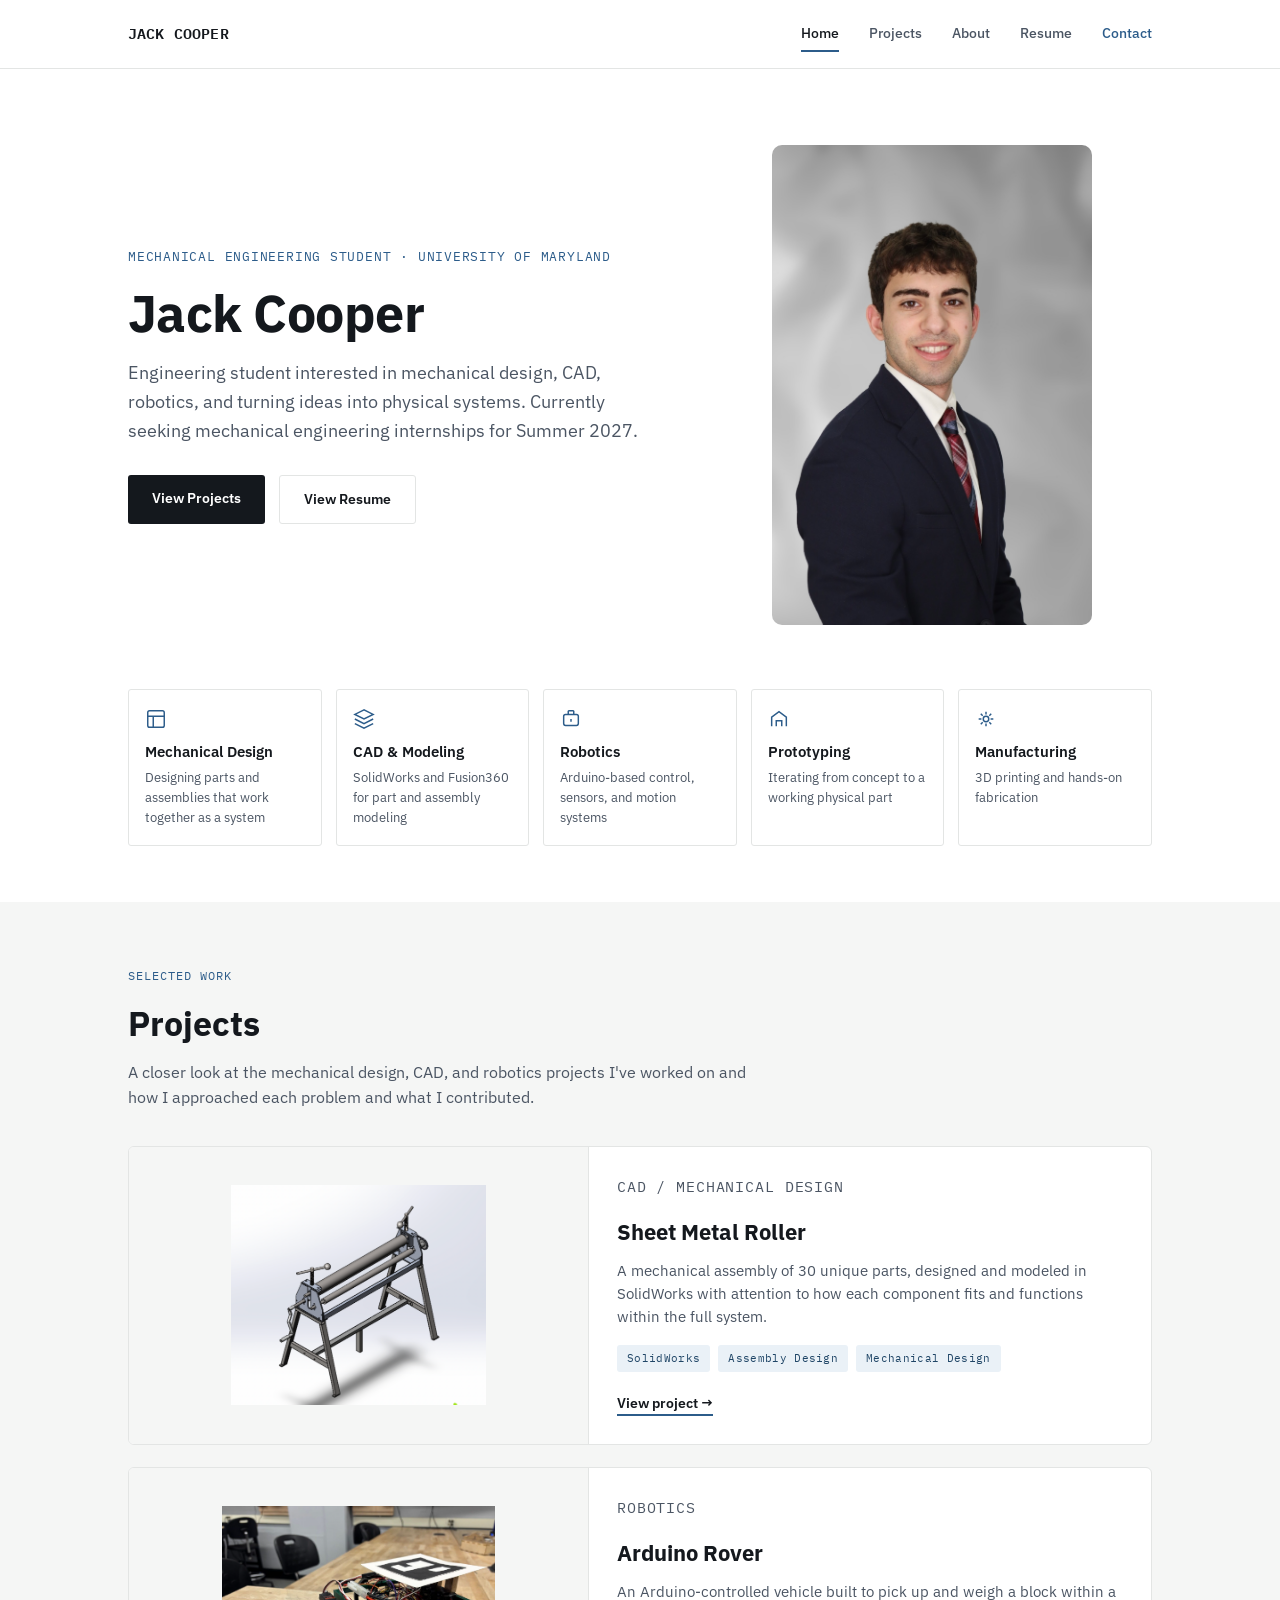
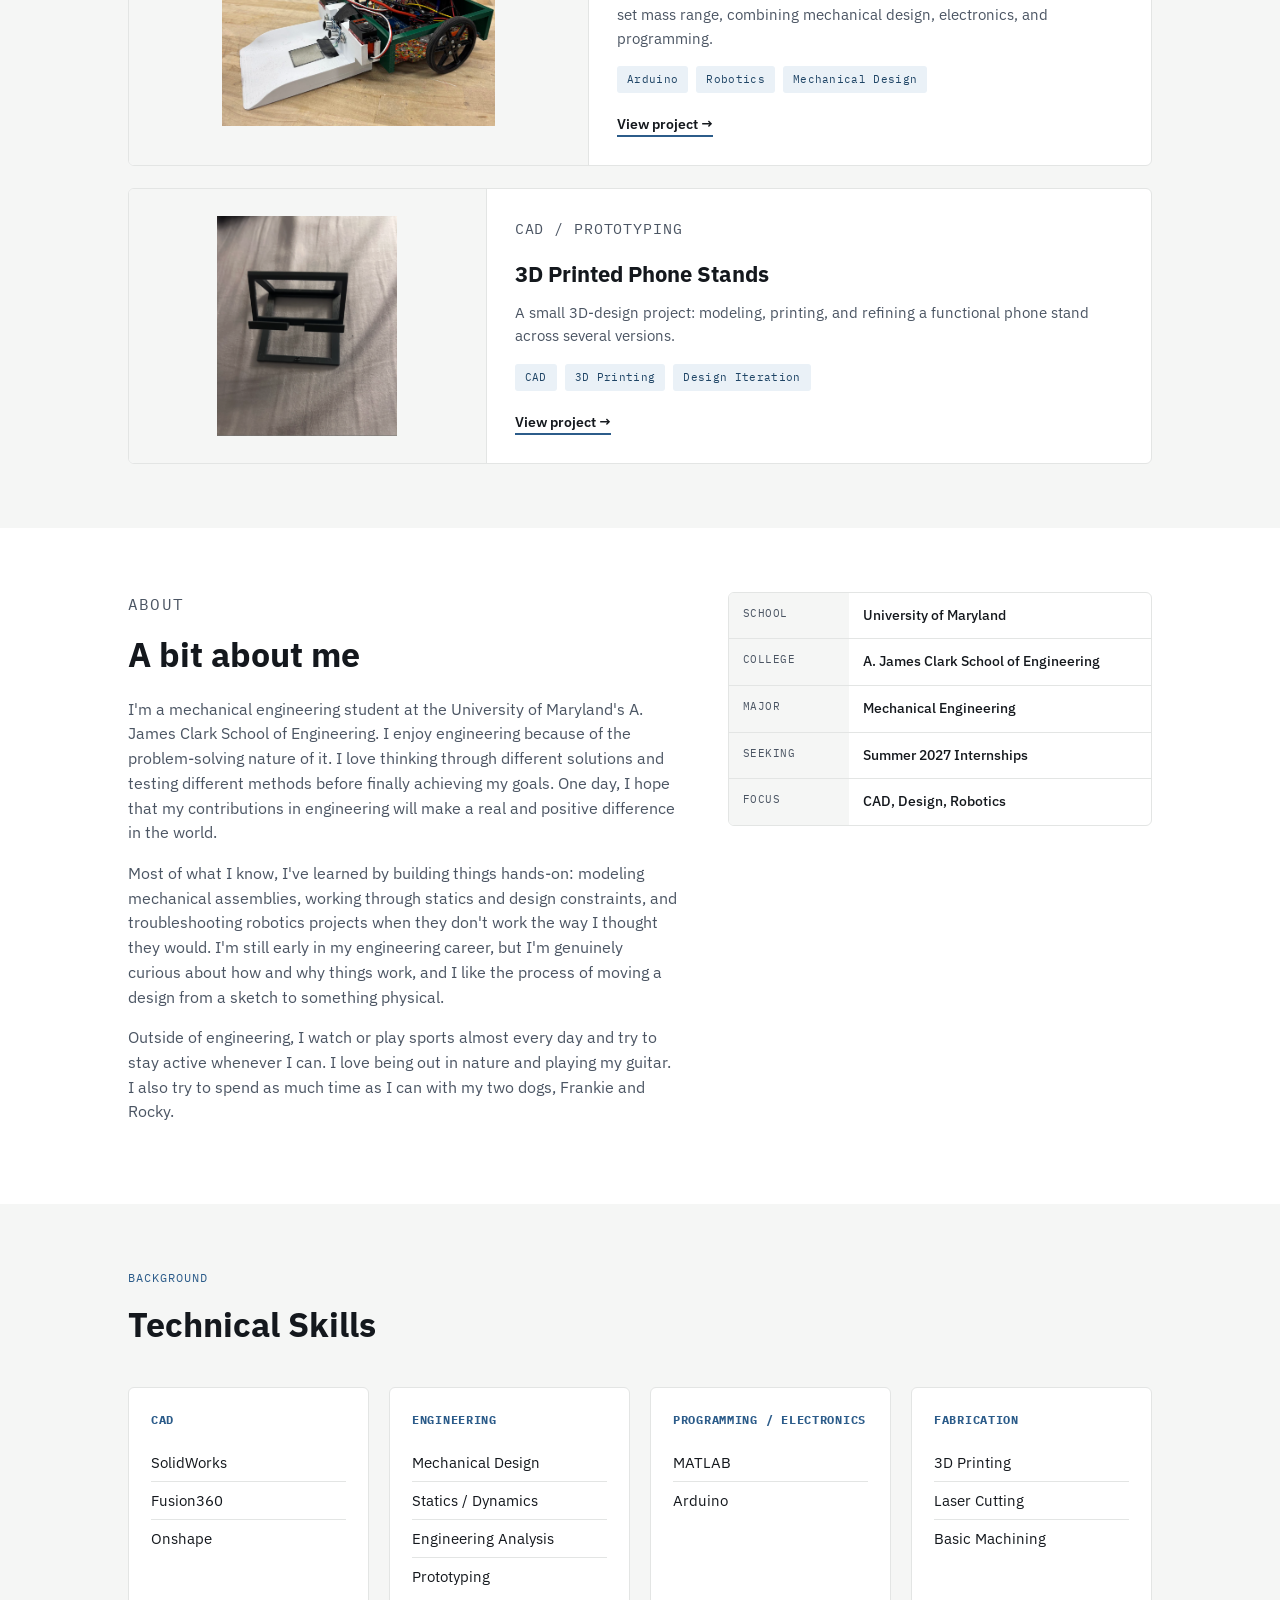
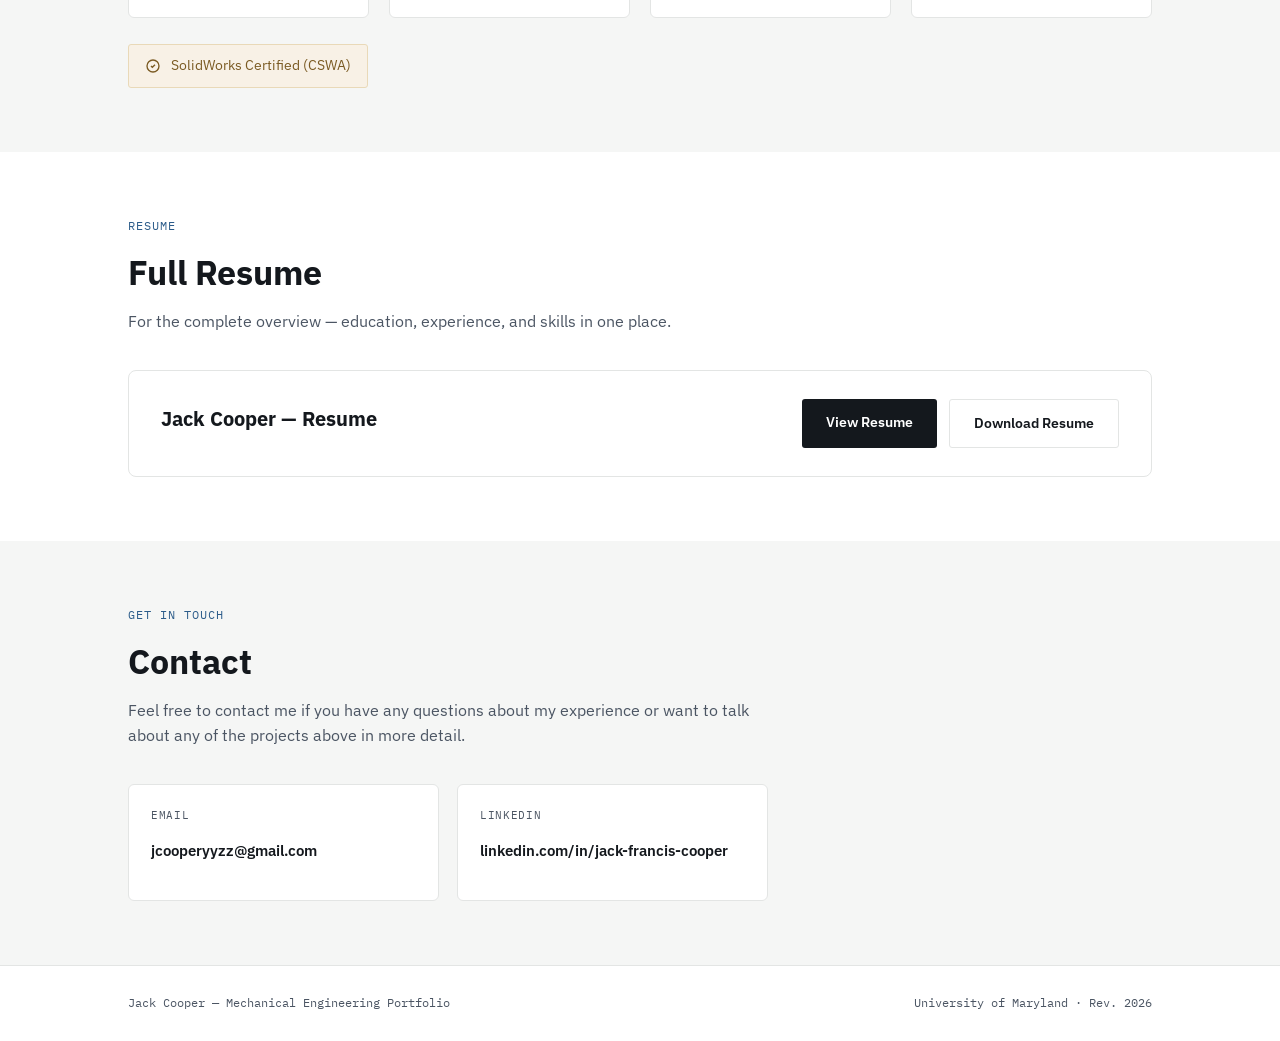
<file: index.html>
<!DOCTYPE html>
<html lang="en">
<head>
<meta charset="UTF-8">
<meta name="viewport" content="width=device-width, initial-scale=1.0">
<title>Jack Cooper — Mechanical Engineering Student Portfolio</title>
<meta name="description" content="Jack Cooper is a mechanical engineering student at the University of Maryland focused on CAD, mechanical design, robotics, and prototyping. Explore his engineering projects and technical background.">
<link rel="stylesheet" href="styles.css">
</head>
<body>

<!-- ============ NAV ============ -->
<header class="site-header">
  <div class="nav-inner">
    <a href="index.html" class="brand">JACK COOPER<span class="dot"></span></a>
    <button class="nav-toggle" aria-label="Toggle navigation">
      <span></span><span></span><span></span>
    </button>
    <nav class="primary-nav">
      <a href="index.html#home" class="active">Home</a>
      <a href="index.html#projects">Projects</a>
      <a href="index.html#about">About</a>
      <a href="index.html#resume">Resume</a>
      <a href="index.html#contact" class="nav-cta">Contact</a>
    </nav>
  </div>
</header>

<main>

  <!-- ============ HOME / HERO ============ -->
  <section id="home" class="hero">
    <div class="wrap hero-grid">
      <div>
        <p class="eyebrow">Mechanical Engineering Student · University of Maryland</p>
        <h1 class="display">Jack Cooper</h1>
        <p class="lede">Engineering student interested in mechanical design, CAD,
          robotics, and turning ideas into physical systems. Currently seeking
          mechanical engineering internships for Summer 2027.</p>
        <div class="btn-row">
          <a href="#projects" class="btn btn-primary">View Projects</a>
          <a href="#resume" class="btn btn-secondary">View Resume</a>
        </div>
      </div>

      <img class="hero-photo" src="images/Jack_Cooper.jpg"
           alt="Headshot of Jack Cooper">
    </div>
  </section>

  <!-- ============ INTERESTS ============ -->
  <section class="interests">
    <div class="wrap interest-grid">
      <div class="interest-item">
        <div class="ic">
          <svg width="22" height="22" viewBox="0 0 24 24" fill="none" stroke="currentColor" stroke-width="1.6"><rect x="3" y="3" width="18" height="18" rx="2"/><path d="M3 9h18M9 21V9"/></svg>
        </div>
        <h4>Mechanical Design</h4>
        <p>Designing parts and assemblies that work together as a system</p>
      </div>
      <div class="interest-item">
        <div class="ic">
          <svg width="22" height="22" viewBox="0 0 24 24" fill="none" stroke="currentColor" stroke-width="1.6"><path d="M12 2 2 7l10 5 10-5-10-5z"/><path d="M2 17l10 5 10-5M2 12l10 5 10-5"/></svg>
        </div>
        <h4>CAD &amp; Modeling</h4>
        <p>SolidWorks and Fusion360 for part and assembly modeling</p>
      </div>
      <div class="interest-item">
        <div class="ic">
          <svg width="22" height="22" viewBox="0 0 24 24" fill="none" stroke="currentColor" stroke-width="1.6"><rect x="4" y="7" width="16" height="12" rx="2"/><path d="M9 3h6M9 7v-4M15 7v-4M12 12v3"/></svg>
        </div>
        <h4>Robotics</h4>
        <p>Arduino-based control, sensors, and motion systems</p>
      </div>
      <div class="interest-item">
        <div class="ic">
          <svg width="22" height="22" viewBox="0 0 24 24" fill="none" stroke="currentColor" stroke-width="1.6"><path d="M4 20V10l8-6 8 6v10"/><path d="M9 20v-6h6v6"/></svg>
        </div>
        <h4>Prototyping</h4>
        <p>Iterating from concept to a working physical part</p>
      </div>
      <div class="interest-item">
        <div class="ic">
          <svg width="22" height="22" viewBox="0 0 24 24" fill="none" stroke="currentColor" stroke-width="1.6"><circle cx="12" cy="12" r="3"/><path d="M4 12h3M17 12h3M12 4v3M12 17v3M6.3 6.3l2.1 2.1M15.6 15.6l2.1 2.1M6.3 17.7l2.1-2.1M15.6 8.4l2.1-2.1"/></svg>
        </div>
        <h4>Manufacturing</h4>
        <p>3D printing and hands-on fabrication</p>
      </div>
    </div>
  </section>

  <!-- ============ PROJECTS ============ -->
  <section id="projects" class="section-alt">
    <div class="wrap">
      <div class="section-head">
        <p class="section-eyebrow">Selected Work</p>
        <h2 class="section-title">Projects</h2>
        <p class="section-sub">A closer look at the mechanical design, CAD, and
          robotics projects I've worked on and how I approached each problem and
          what I contributed.</p>
      </div>

      <div class="project-grid">

        <a href="sheet-metal-roller.html" class="project-card">
          <div class="card-media">
            <img class="card-image" src="images/roller/Full-assembly-render.png" alt="SolidWorks render of the full sheet metal roller assembly">
          </div>
          <div class="card-body">
            <p class="card-tag"> CAD / Mechanical Design</p>
            <h3>Sheet Metal Roller</h3>
            <p>A mechanical assembly of 30 unique parts,
              designed and modeled in SolidWorks with attention to how each
              component fits and functions within the full system.</p>
            <div class="tag-row">
              <span class="tag">SolidWorks</span>
              <span class="tag">Assembly Design</span>
              <span class="tag">Mechanical Design</span>
            </div>
            <span class="card-link">View project →</span>
          </div>
        </a>

        <a href="arduino-rover.html" class="project-card">
          <div class="card-media">
            <img class="card-image" src="images/rover/Rover no arms.png" alt="Photo of the Arduino-controlled rover">
          </div>
          <div class="card-body">
            <p class="card-tag"> Robotics</p>
            <h3>Arduino Rover</h3>
            <p>An Arduino-controlled vehicle built to pick up and weigh a
              block within a set mass range, combining mechanical design,
              electronics, and programming.</p>
            <div class="tag-row">
              <span class="tag">Arduino</span>
              <span class="tag">Robotics</span>
              <span class="tag">Mechanical Design</span>
            </div>
            <span class="card-link">View project →</span>
          </div>
        </a>

        <a href="phone-stands.html" class="project-card compact">
          <div class="card-media">
            <img class="card-image" src="images/phone-stand/Phone-Stand-Real.png" alt="3D printed phone stand">
          </div>
          <div class="card-body">
            <p class="card-tag"> CAD / Prototyping</p>
            <h3>3D Printed Phone Stands</h3>
            <p>A small 3D-design project: modeling, printing, and
              refining a functional phone stand across several versions.</p>
            <div class="tag-row">
              <span class="tag">CAD</span>
              <span class="tag">3D Printing</span>
              <span class="tag">Design Iteration</span>
            </div>
            <span class="card-link">View project →</span>
          </div>
        </a>

      </div>
    </div>
  </section>

  <!-- ============ ABOUT ============ -->
  <section id="about">
    <div class="wrap about-grid">
      <div>
        <p class="section-eyebrow">About</p>
        <h2 class="section-title">A bit about me</h2>
        <p>I'm a mechanical engineering student at the University of
          Maryland's A. James Clark School of Engineering. I enjoy engineering because
        of the problem-solving nature of it. I love thinking through different solutions
      and testing different methods before finally achieving my goals. One day, I hope that 
    my contributions in engineering will make a real and positive difference in the world.</p>
        <p>Most of what I know, I've learned by building things hands-on: modeling
          mechanical assemblies, working through statics and design
          constraints, and troubleshooting robotics projects when they don't
          work the way I thought they would. I'm still early in my
          engineering career, but I'm genuinely curious about how and why
          things work, and I like the process of moving a design from a
          sketch to something physical.</p>
          <p>Outside of engineering, I watch or play sports 
            almost every day and try to stay active whenever I can. I love being out in 
            nature and playing my guitar. I also try to spend as much time as I can with
            my two dogs, Frankie and Rocky. </p>
      </div>
      <div class="fact-list">
        <div class="fact-row"><div class="fact-key">School</div><div class="fact-val">University of Maryland</div></div>
        <div class="fact-row"><div class="fact-key">College</div><div class="fact-val">A. James Clark School of Engineering</div></div>
        <div class="fact-row"><div class="fact-key">Major</div><div class="fact-val">Mechanical Engineering</div></div>
        <div class="fact-row"><div class="fact-key">Seeking</div><div class="fact-val">Summer 2027 Internships</div></div>
        <div class="fact-row"><div class="fact-key">Focus</div><div class="fact-val">CAD, Design, Robotics</div></div>
      </div>
    </div>
  </section>

  <!-- ============ SKILLS ============ -->
  <section class="section-alt">
    <div class="wrap">
      <div class="section-head">
        <p class="section-eyebrow">Background</p>
        <h2 class="section-title">Technical Skills</h2>
      </div>
      <div class="skills-grid">
        <div class="skill-cat">
          <h4>CAD</h4>
          <ul>
            <li>SolidWorks</li>
            <li>Fusion360</li>
            <li>Onshape</li>
          </ul>
        </div>
        <div class="skill-cat">
          <h4>Engineering</h4>
          <ul>
            <li>Mechanical Design</li>
            <li>Statics / Dynamics</li>
            <li>Engineering Analysis</li>
            <li>Prototyping</li>
          </ul>
        </div>
        <div class="skill-cat">
          <h4>Programming / Electronics</h4>
          <ul>
            <li>MATLAB</li>
            <li>Arduino</li>
          </ul>
        </div>
        <div class="skill-cat">
          <h4>Fabrication</h4>
          <ul>
            <li>3D Printing</li>
            <li>Laser Cutting</li>
            <li>Basic Machining</li>
          </ul>
        </div> 
      </div>
      <div class="cert-note">
        <svg width="16" height="16" viewBox="0 0 24 24" fill="none" stroke="currentColor" stroke-width="2"><path d="M9 12l2 2 4-4"/><circle cx="12" cy="12" r="9"/></svg>
        SolidWorks Certified (CSWA)
      </div>
    </div>
  </section>

  <!-- ============ RESUME ============ -->
  <section id="resume">
    <div class="wrap">
      <div class="section-head">
        <p class="section-eyebrow">Resume</p>
        <h2 class="section-title">Full Resume</h2>
        <p class="section-sub">For the complete overview — education,
          experience, and skills in one place.</p>
      </div>
      <div class="resume-box">
        <div class="rtext">
          <h3>Jack Cooper — Resume</h3>
        </div>
        <div class="rbtns">
          <a href="assets/Jack-Cooper-Resume.pdf" class="btn btn-primary" target="_blank" rel="noopener">View Resume</a>
          <a href="assets/Jack-Cooper-Resume.pdf" class="btn btn-secondary" download="Jack-Cooper-Resume.pdf" type="application/pdf"> Download Resume</a>
        </div>
      </div>
    </div>
  </section>

  <!-- ============ CONTACT ============ -->
  <section id="contact" class="section-alt">
    <div class="wrap">
      <div class="section-head">
        <p class="section-eyebrow">Get in Touch</p>
        <h2 class="section-title">Contact</h2>
        <p class="section-sub">Feel free to contact me if you have any questions about my experience or want to talk about any of the projects above in more detail.
          </p>
      </div>
      <div class="contact-grid">
        <a href="mailto:jcooperyyzz@gmail.com" class="contact-card">
          <p class="clabel">Email</p>
          <p class="cval">jcooperyyzz@gmail.com</p>
        </a>
        <a href="https://linkedin.com/in/jack-francis-cooper" target="_blank" rel="noopener" class="contact-card">
          <p class="clabel">LinkedIn</p>
          <p class="cval">linkedin.com/in/jack-francis-cooper</p>
        </a>
      </div>
    </div>
  </section>

</main>

<footer>
  <div class="wrap">
    <span>Jack Cooper — Mechanical Engineering Portfolio</span>
    <span>University of Maryland · Rev. 2026</span>
  </div>
</footer>

<script src="nav.js"></script>
</body>
</html>
</file>
<file: styles.css>
@import url('https://fonts.googleapis.com/css2?family=IBM+Plex+Sans:wght@400;500;600;700&family=IBM+Plex+Mono:wght@400;500;600&display=swap');

:root{
  --bg:#FFFFFF;
  --bg-alt:#F5F6F5;
  --ink:#14181D;
  --ink-soft:#4B5563;
  --line:#E3E5E4;
  --blue:#2C5C8A;
  --blue-dark:#1F4566;
  --blue-tint:#EAF1F7;
  --amber:#B8863B;
  --amber-tint:#F8F1E6;
  --radius:3px;
}

*{box-sizing:border-box;}
html{scroll-behavior:smooth;}
body{
  margin:0;
  background:var(--bg);
  color:var(--ink);
  font-family:'IBM Plex Sans', sans-serif;
  line-height:1.6;
  -webkit-font-smoothing:antialiased;
}
img,svg{max-width:100%; display:block;}
a{color:inherit; text-decoration:none;}
a:focus-visible, button:focus-visible{outline:2px solid var(--blue); outline-offset:2px;}
.mono{font-family:'IBM Plex Mono', monospace;}

.wrap{max-width:1080px; margin:0 auto; padding:0 28px;}
.wrap-narrow{max-width:820px; margin:0 auto; padding:0 28px;}

/* ---------------- Nav ---------------- */
.site-header{
  position:sticky; top:0; z-index:50;
  background:rgba(255,255,255,0.92);
  backdrop-filter:blur(6px);
  border-bottom:1px solid var(--line);
}
.nav-inner{
  max-width:1080px; margin:0 auto; padding:16px 28px;
  display:flex; align-items:center; justify-content:space-between;
}
.brand{
  font-family:'IBM Plex Mono', monospace;
  font-weight:600; font-size:15px; letter-spacing:0.01em;
}
.brand .dot{color:var(--blue);}
nav.primary-nav{display:flex; align-items:center; gap:30px;}
nav.primary-nav a{
  font-size:14px; font-weight:500; color:var(--ink-soft);
  padding:6px 0; border-bottom:2px solid transparent;
  transition:color .15s, border-color .15s;
}
nav.primary-nav a:hover, nav.primary-nav a.active{color:var(--ink); border-color:var(--blue);}
.nav-cta{
  color:var(--blue) !important;
  font-weight:600;
}
.nav-cta:hover{color:var(--blue-dark) !important; border-color:var(--blue);}
.nav-toggle{display:none; background:none; border:none; cursor:pointer; padding:6px;}
.nav-toggle span{display:block; width:22px; height:2px; background:var(--ink); margin:4px 0;}
@media (max-width:820px){
  .nav-toggle{display:block;}
  nav.primary-nav{
    position:absolute; top:100%; left:0; right:0;
    background:var(--bg); border-bottom:1px solid var(--line);
    flex-direction:column; align-items:flex-start; gap:0;
    max-height:0; overflow:hidden; transition:max-height .25s ease;
  }
  nav.primary-nav.open{max-height:420px;}
  nav.primary-nav a{width:100%; padding:14px 28px; border-bottom:1px solid var(--line);}
}

/* ---------------- Hero ---------------- */
.hero{padding:76px 0 56px;}
.hero-grid{display:grid; grid-template-columns:1.1fr 0.9fr; gap:48px; align-items:center;}
@media (max-width:860px){.hero-grid{grid-template-columns:1fr;}}
.eyebrow{
  font-family:'IBM Plex Mono', monospace; font-size:13px; letter-spacing:0.06em;
  color:var(--blue); margin:0 0 16px; text-transform:uppercase;
}
h1.display{
  font-size:clamp(34px,5vw,52px); font-weight:700; line-height:1.1;
  letter-spacing:-0.01em; margin:0 0 18px; color:var(--ink);
}
.hero p.lede{font-size:18px; color:var(--ink-soft); max-width:52ch; margin:0 0 30px;}
.btn-row{display:flex; gap:14px; flex-wrap:wrap;}
.btn{
  display:inline-block; font-size:14px; font-weight:600; padding:12px 24px;
  border-radius:var(--radius); transition:transform .15s, background .15s, color .15s, border-color .15s;
}
.btn-primary{background:var(--ink); color:#fff;}
.btn-primary:hover{background:var(--blue);}
.btn-secondary{border:1.5px solid var(--line); color:var(--ink);}
.btn-secondary:hover{border-color:var(--blue); color:var(--blue);}

.hero-photo{
  width:100%;
  max-width:320px;
  height:auto;
  border-radius:10px;
  object-fit:cover;
  margin:0 auto;
  display:block;
}
@media (max-width:860px){.hero-photo{max-width:220px;}}

/* interests strip */
.interests{padding:8px 0 56px;}
.interest-grid{
  display:grid; grid-template-columns:repeat(5,1fr); gap:14px;
}
@media (max-width:860px){.interest-grid{grid-template-columns:repeat(2,1fr);}}
@media (max-width:480px){.interest-grid{grid-template-columns:1fr;}}
.interest-item{
  border:1px solid var(--line); border-radius:var(--radius);
  padding:18px 16px; text-align:left; background:var(--bg);
}
.interest-item .ic{color:var(--blue); margin-bottom:10px;}
.interest-item h4{margin:0 0 4px; font-size:14.5px; font-weight:600;}
.interest-item p{margin:0; font-size:12.5px; color:var(--ink-soft);}

/* ---------------- Sections ---------------- */
section{padding:64px 0;}
.section-alt{background:var(--bg-alt);}
.section-head{margin-bottom:36px; max-width:640px;}
.section-eyebrow{
  font-family:'IBM Plex Mono', monospace; font-size:12px; letter-spacing:0.08em;
  color:var(--blue); text-transform:uppercase; margin:0 0 10px;
}
h2.section-title{font-size:clamp(26px,3.4vw,34px); font-weight:700; margin:0 0 10px;}
.section-sub{color:var(--ink-soft); margin:0; font-size:15.5px;}

/* ---------------- Project cards ---------------- */
.project-grid{display:grid; grid-template-columns:1fr; gap:22px;}
.project-card{
  border:1px solid var(--line); border-radius:6px; overflow:hidden;
  display:grid; grid-template-columns:0.9fr 1.1fr; background:var(--bg);
  transition:transform .18s ease, box-shadow .18s ease, border-color .18s ease;
}
.project-card:hover{transform:translateY(-3px); box-shadow:0 10px 28px rgba(20,24,29,0.08); border-color:#d3d8dc;}
@media (max-width:760px){.project-card{grid-template-columns:1fr;}}
.project-card.compact{grid-template-columns:0.7fr 1.3fr;}
@media (max-width:760px){.project-card.compact{grid-template-columns:1fr;}}
.card-media{
  background:var(--bg-alt); display:flex; align-items:center; justify-content:center;
  min-height:200px; border-right:1px solid var(--line); padding:20px;
}
@media (max-width:760px){.card-media{border-right:none; border-bottom:1px solid var(--line);}}
.card-body{padding:28px;}
.card-tag{
  font-family:'IBM Plex Mono', monospace; font-size:11.5px; letter-spacing:0.06em;
  color:var(--blue); text-transform:uppercase; margin:0 0 10px;
}
.card-body h3{font-size:22px; font-weight:700; margin:0 0 10px;}
.card-body p{color:var(--ink-soft); font-size:14.5px; margin:0 0 16px;}
.tag-row{display:flex; flex-wrap:wrap; gap:8px; margin:0 0 18px;}
.tag{
  font-family:'IBM Plex Mono', monospace; font-size:11px; letter-spacing:0.03em;
  background:var(--blue-tint); color:var(--blue-dark); padding:5px 10px; border-radius:3px;
}
.card-link{
  font-size:13.5px; font-weight:600; color:var(--ink); border-bottom:2px solid var(--blue);
  padding-bottom:2px;
}

/* two-up image grid (e.g. CAD renders without paired drawings) */
.placeholder-grid{display:grid; grid-template-columns:1fr 1fr; gap:16px;}
@media (max-width:600px){.placeholder-grid{grid-template-columns:1fr;}}

/* ---------------- Skills ---------------- */
.skills-grid{display:grid; grid-template-columns:repeat(4,1fr); gap:20px;}
@media (max-width:860px){.skills-grid{grid-template-columns:repeat(2,1fr);}}
@media (max-width:480px){.skills-grid{grid-template-columns:1fr;}}
.skill-cat{border:1px solid var(--line); border-radius:6px; padding:22px; background:var(--bg);}
.skill-cat h4{
  font-family:'IBM Plex Mono', monospace; font-size:12px; letter-spacing:0.06em;
  text-transform:uppercase; color:var(--blue); margin:0 0 14px;
}
.skill-cat ul{list-style:none; margin:0; padding:0;}
.skill-cat li{
  font-size:14.5px; padding:7px 0; border-bottom:1px solid var(--line); color:var(--ink);
}
.skill-cat li:last-child{border-bottom:none;}
.cert-note{
  margin-top:26px; display:inline-flex; align-items:center; gap:10px;
  background:var(--amber-tint); border:1px solid #E9D9B8; border-radius:var(--radius);
  padding:10px 16px; font-size:13.5px; color:#7A5A22;
}

/* ---------------- About ---------------- */
.about-grid{display:grid; grid-template-columns:1.3fr 1fr; gap:48px; align-items:start;}
@media (max-width:820px){.about-grid{grid-template-columns:1fr;}}
.about-grid p{color:var(--ink-soft); font-size:15.5px;}
.fact-list{border:1px solid var(--line); border-radius:6px; overflow:hidden;}
.fact-row{display:grid; grid-template-columns:120px 1fr; border-bottom:1px solid var(--line); font-size:13.5px;}
.fact-row:last-child{border-bottom:none;}
.fact-key{
  font-family:'IBM Plex Mono', monospace; font-size:11px; letter-spacing:0.05em;
  color:var(--ink-soft); padding:12px 14px; background:var(--bg-alt); text-transform:uppercase;
}
.fact-val{padding:12px 14px; font-weight:500;}

/* ---------------- Resume ---------------- */
.resume-box{
  border:1px solid var(--line); border-radius:8px; padding:28px 32px;
  display:flex; flex-wrap:wrap; align-items:center; justify-content:space-between; gap:24px;
  background:var(--bg);
}
.resume-box .rtext h3{margin:0 0 8px; font-size:20px;}
.resume-box .rtext p{margin:0; color:var(--ink-soft); font-size:14.5px; max-width:44ch;}
.resume-box .rbtns{display:flex; gap:12px; flex-wrap:wrap;}

/* ---------------- Contact ---------------- */
.contact-grid{display:grid; grid-template-columns:repeat(2,1fr); gap:18px; max-width:640px;}
@media (max-width:600px){.contact-grid{grid-template-columns:1fr;}}
.contact-card{
  border:1px solid var(--line); border-radius:6px; padding:22px; background:var(--bg);
  transition:border-color .15s, transform .15s;
}
.contact-card:hover{border-color:var(--blue); transform:translateY(-2px);}
.contact-card .clabel{
  font-family:'IBM Plex Mono', monospace; font-size:11px; letter-spacing:0.06em;
  color:var(--ink-soft); text-transform:uppercase; margin:0 0 8px;
}
.contact-card .cval{font-size:15px; font-weight:600;}

/* ---------------- Footer ---------------- */
footer{border-top:1px solid var(--line); padding:28px 0;}
footer .wrap{
  display:flex; justify-content:space-between; align-items:center; flex-wrap:wrap; gap:10px;
  font-family:'IBM Plex Mono', monospace; font-size:11.5px; color:var(--ink-soft);
}

/* ---------------- Project detail page ---------------- */
.proj-hero{padding:52px 0 36px; border-bottom:1px solid var(--line);}
.back-link{
  display:inline-flex; align-items:center; gap:6px; font-size:13.5px; font-weight:600;
  color:var(--ink-soft); margin-bottom:24px;
}
.back-link:hover{color:var(--blue);}
.proj-meta-row{display:flex; gap:10px; flex-wrap:wrap; margin-bottom:16px;}
.proj-tag{
  font-family:'IBM Plex Mono', monospace; font-size:11.5px; letter-spacing:0.04em;
  background:var(--blue-tint); color:var(--blue-dark); padding:5px 11px; border-radius:3px;
}
.proj-tag.team{background:var(--amber-tint); color:#7A5A22;}
h1.proj-title{font-size:clamp(30px,5vw,44px); font-weight:700; margin:0 0 16px; line-height:1.1;}
.proj-lede{font-size:17px; color:var(--ink-soft); max-width:60ch;}

.proj-body{max-width:820px; margin:0 auto; padding:52px 28px;}
.proj-stage{padding:36px 0; border-bottom:1px solid var(--line);}
.proj-stage:last-child{border-bottom:none;}
.stage-num{
  font-family:'IBM Plex Mono', monospace; font-size:12px; color:var(--blue);
  letter-spacing:0.06em; text-transform:uppercase; margin:0 0 8px;
}
.proj-stage h2{font-size:23px; font-weight:700; margin:0 0 14px;}
.proj-stage p{color:var(--ink-soft); font-size:15.5px;}
.proj-stage ul{padding-left:20px; color:var(--ink-soft); font-size:15px;}
.proj-stage li{margin-bottom:6px;}
.spec-mini{
  border:1px solid var(--line); border-radius:6px; margin-top:18px; font-family:'IBM Plex Mono', monospace; font-size:13px;
}
.spec-mini .row{display:grid; grid-template-columns:170px 1fr; border-bottom:1px solid var(--line);}
.spec-mini .row:last-child{border-bottom:none;}
.spec-mini .k{padding:10px 14px; color:var(--ink-soft); background:var(--bg-alt); font-size:11.5px; letter-spacing:0.04em;}
.spec-mini .v{padding:10px 14px;}

.next-project{
  border-top:1px solid var(--line); padding:44px 0; text-align:center;
}
.next-project a{
  font-size:14px; font-weight:600; color:var(--ink); border-bottom:2px solid var(--blue); padding-bottom:3px;
}

/* =====================================================================
   PROJECT MEDIA SYSTEM
   Reusable classes for displaying real project photos, CAD renders,
   engineering drawings, and video across all project pages.

   - .project-figure   → bordered/background frame around a single image
   - .project-image    → the <img> itself (never stretches/distorts;
                          letterboxes inside its frame via object-fit)
   - .project-caption  → small caption label under an image
   - .project-gallery  → 2-up grid for paired images (e.g. CAD + drawing)
   - .gallery-label     → small heading above a paired gallery group
   - .project-video    → styling for the HTML5 <video> element
   - .card-image        → sizing for homepage project-card thumbnails

   HOW TO ADD A NEW PROJECT IMAGE:
   <figure class="project-figure">
     <img class="project-image" src="images/yourfolder/yourfile.png"
          alt="Describe what the image shows">
     <figcaption class="project-caption">Short caption</figcaption>
   </figure>
   That's it — the image will size itself correctly whether it's wide,
   tall, a photo, or a technical drawing.
   ===================================================================== */

.project-figure{
  margin:28px 0 0;
  border:1px solid var(--line);
  border-radius:6px;
  overflow:hidden;
  background:var(--bg-alt);
  display:flex;
  align-items:center;
  justify-content:center;
}
.project-image{
  width:100%;
  height:auto;
  max-height:560px;
  object-fit:contain; /* shows the whole image, never crops or stretches */
  display:block;
  background:#fff;    /* keeps white-background CAD renders visible */
  cursor:zoom-in;
  transition:opacity .15s ease;
}
.project-image:hover,
.project-image:focus-visible{opacity:.94;}
.project-image:focus-visible{outline:2px solid var(--blue); outline-offset:-2px;}

.project-caption{
  font-family:'IBM Plex Mono', monospace;
  font-size:12px;
  color:var(--ink-soft);
  text-align:center;
  margin:10px 0 0;
  letter-spacing:.02em;
}

/* Featured / hero-level image — used once per page for the primary shot */
.project-figure.featured .project-image{max-height:640px;}

/* Paired / grouped galleries (CAD model + engineering drawing, etc.) */
.project-gallery{
  display:grid;
  grid-template-columns:1fr 1fr;
  gap:16px;
  margin-top:16px;
}
.project-gallery .project-figure{margin-top:0;}
.project-gallery .project-image{max-height:260px;}
@media (max-width:600px){
  .project-gallery{grid-template-columns:1fr;}
}

.engineering-gallery{margin-top:28px;}
.engineering-gallery + .engineering-gallery{margin-top:32px;}
.gallery-label{
  font-family:'IBM Plex Mono', monospace;
  font-size:11.5px;
  letter-spacing:.08em;
  text-transform:uppercase;
  color:var(--blue);
  margin:0 0 10px;
}

/* Video */
.project-video{
  width:100%;
  display:block;
  margin:28px 0 0;
  border:1px solid var(--line);
  border-radius:6px;
  background:#0b0d10;
}
.video-note{
  font-family:'IBM Plex Mono', monospace;
  font-size:12px;
  color:var(--ink-soft);
  margin:10px 0 0;
}

/* Homepage project-card thumbnails */
.card-image{
  width:100%;
  max-height:220px;
  object-fit:contain;
  background:var(--bg-alt);
}

/* =====================================================================
   LIGHTBOX
   Click any .project-image to view it larger. See lightbox.js.
   ===================================================================== */
.lightbox-overlay{
  position:fixed; inset:0;
  background:rgba(15,17,20,0.92);
  display:flex; align-items:center; justify-content:center;
  padding:32px;
  z-index:1000;
  opacity:0; visibility:hidden;
  transition:opacity .18s ease;
}
.lightbox-overlay.open{opacity:1; visibility:visible;}
.lightbox-content{
  max-width:92vw;
  max-height:88vh;
  object-fit:contain;
  border-radius:6px;
  box-shadow:0 20px 60px rgba(0,0,0,0.5);
  background:#fff;
}
.lightbox-close{
  position:fixed; top:18px; right:20px;
  width:42px; height:42px;
  border-radius:50%; border:none;
  background:rgba(255,255,255,0.12);
  color:#fff; font-size:26px; line-height:1;
  cursor:pointer;
  display:flex; align-items:center; justify-content:center;
  transition:background .15s;
}
.lightbox-close:hover{background:rgba(255,255,255,0.24);}
@media (max-width:600px){
  .lightbox-overlay{padding:16px;}
  .lightbox-close{top:10px; right:12px; width:38px; height:38px;}
}
</file>
